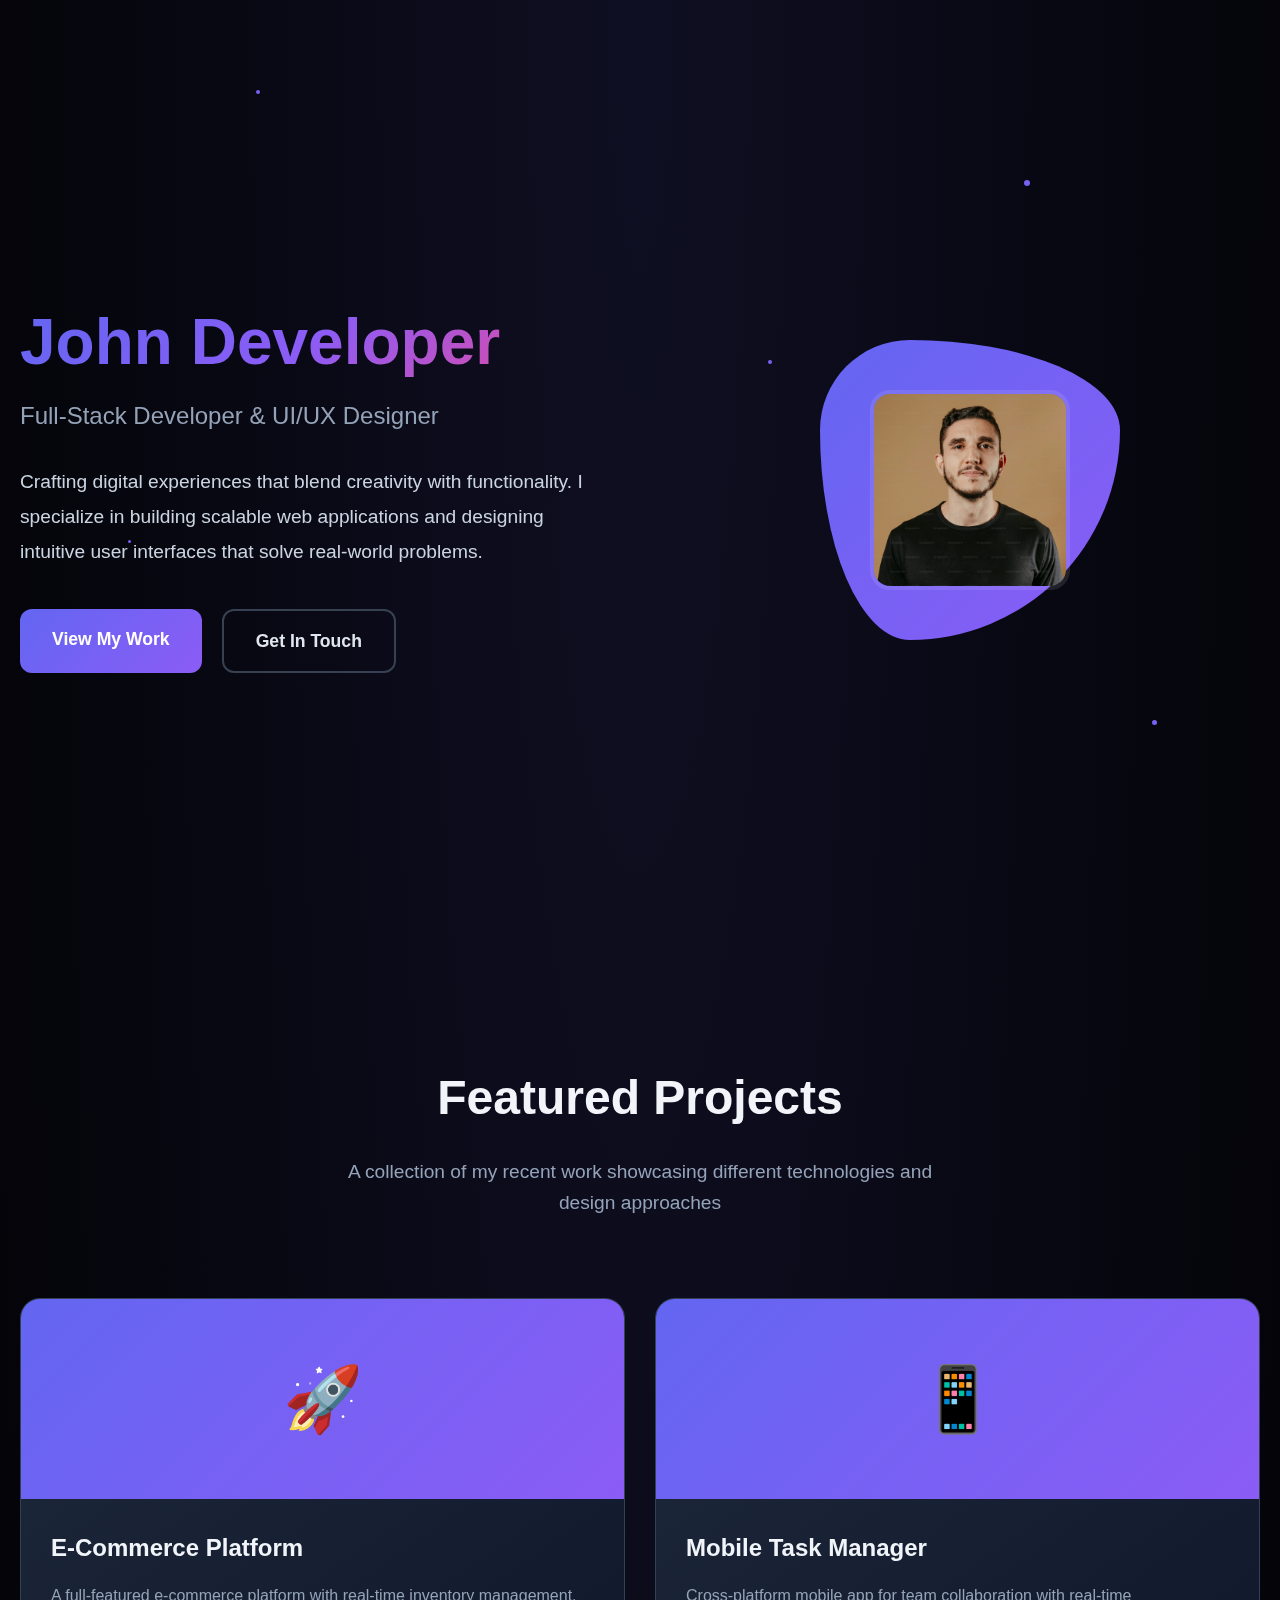
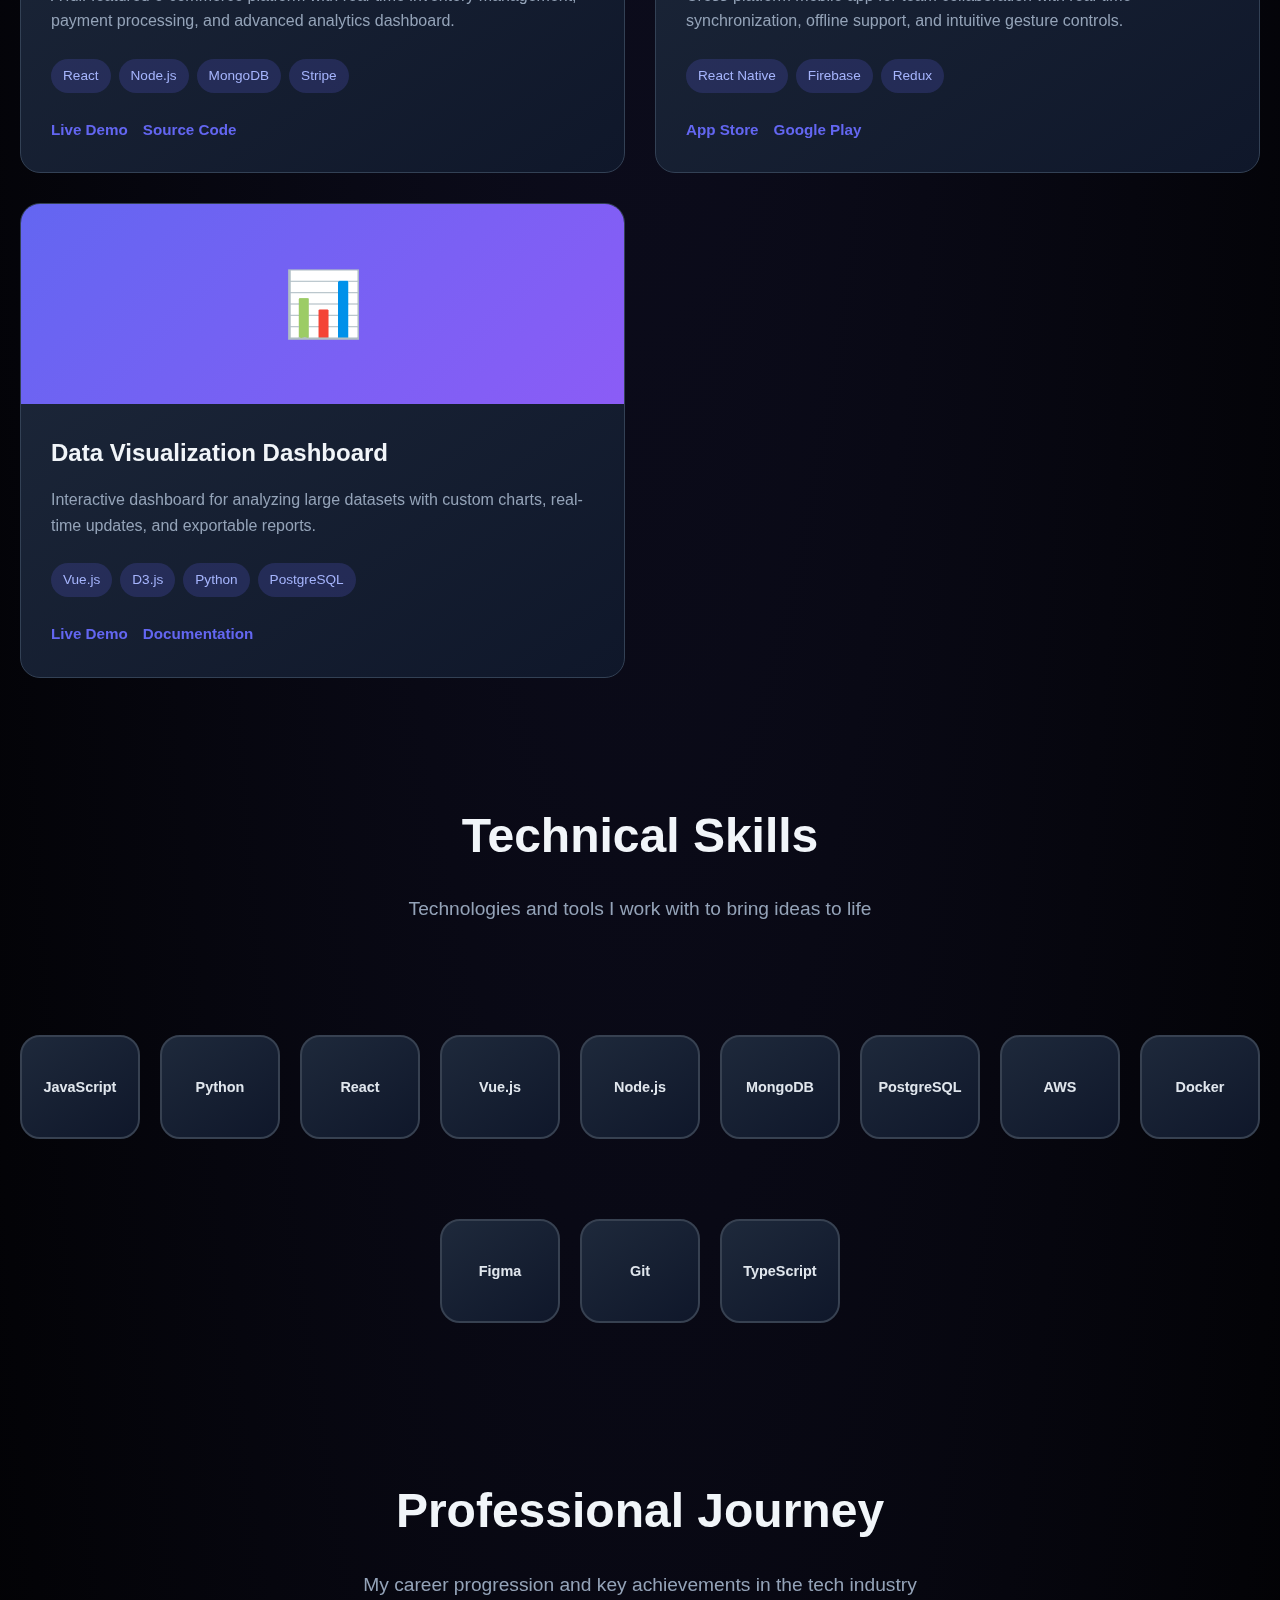
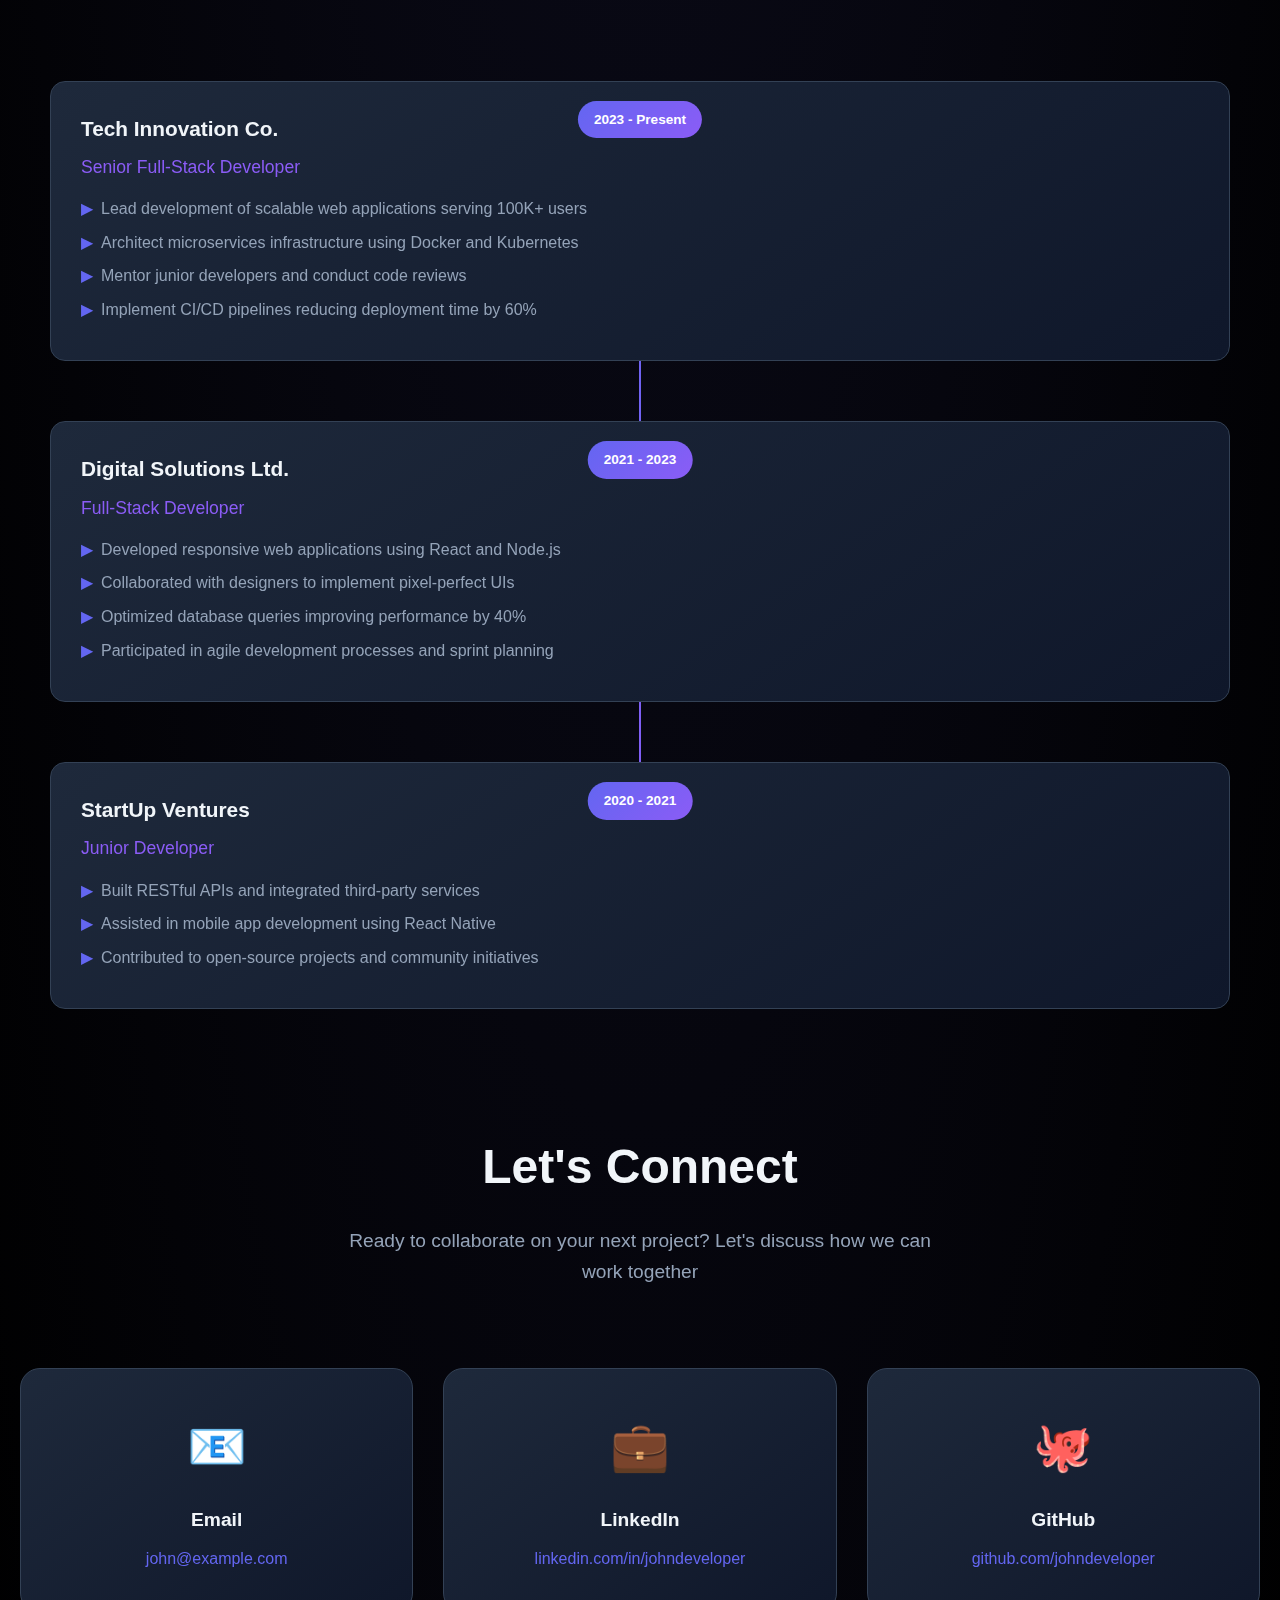
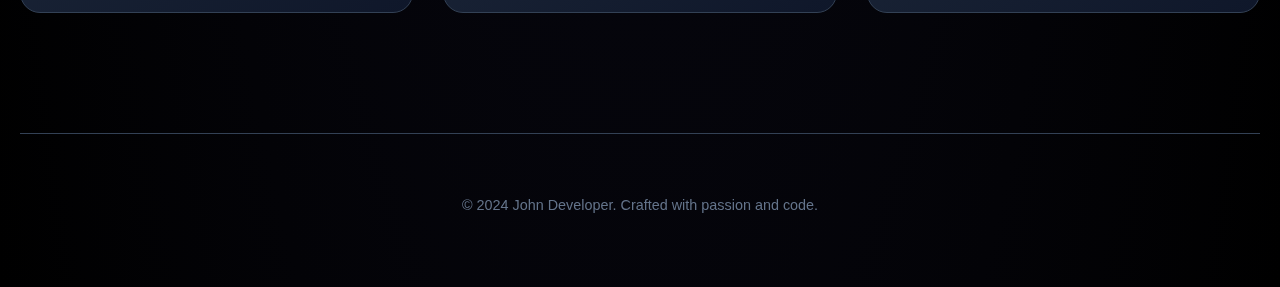
<file: AI/index.html>
<!DOCTYPE html>
<html lang="en">
<head>
    <meta charset="UTF-8">
    <meta name="viewport" content="width=device-width, initial-scale=1.0">
    <title>Your Name - Portfolio</title>
    <style>
        * {
            margin: 0;
            padding: 0;
            box-sizing: border-box;
        }

        body {
            font-family: 'Inter', 'Segoe UI', Tahoma, Geneva, Verdana, sans-serif;
            line-height: 1.6;
            color: #e0e6ed;
            background: radial-gradient(ellipse at top, #0f0f23, #000000);
            min-height: 100vh;
            overflow-x: hidden;
        }

        /* Animated background particles */
        .bg-animation {
            position: fixed;
            top: 0;
            left: 0;
            width: 100%;
            height: 100%;
            z-index: -1;
            overflow: hidden;
        }

        .particle {
            position: absolute;
            background: linear-gradient(45deg, #6366f1, #8b5cf6);
            border-radius: 50%;
            animation: float 6s ease-in-out infinite;
        }

        .particle:nth-child(1) { width: 4px; height: 4px; top: 10%; left: 20%; animation-delay: 0s; }
        .particle:nth-child(2) { width: 6px; height: 6px; top: 20%; left: 80%; animation-delay: 1s; }
        .particle:nth-child(3) { width: 3px; height: 3px; top: 60%; left: 10%; animation-delay: 2s; }
        .particle:nth-child(4) { width: 5px; height: 5px; top: 80%; left: 90%; animation-delay: 3s; }
        .particle:nth-child(5) { width: 4px; height: 4px; top: 40%; left: 60%; animation-delay: 4s; }

        @keyframes float {
            0%, 100% { transform: translateY(0px) rotate(0deg); opacity: 0.7; }
            50% { transform: translateY(-20px) rotate(180deg); opacity: 1; }
        }

        .container {
            max-width: 1400px;
            margin: 0 auto;
            padding: 40px 20px;
        }

        /* Hero Section - Side by side layout */
        .hero {
            display: grid;
            grid-template-columns: 1fr 1fr;
            gap: 80px;
            align-items: center;
            min-height: 100vh;
            padding: 80px 0;
        }

        .hero-content {
            animation: slideInLeft 0.8s ease-out;
        }

        .hero-visual {
            display: flex;
            justify-content: center;
            align-items: center;
            animation: slideInRight 0.8s ease-out;
        }

        @keyframes slideInLeft {
            from { opacity: 0; transform: translateX(-50px); }
            to { opacity: 1; transform: translateX(0); }
        }

        @keyframes slideInRight {
            from { opacity: 0; transform: translateX(50px); }
            to { opacity: 1; transform: translateX(0); }
        }

        .hero h1 {
            font-size: 4rem;
            font-weight: 800;
            background: linear-gradient(135deg, #6366f1, #8b5cf6, #ec4899);
            background-clip: text;
            -webkit-background-clip: text;
            -webkit-text-fill-color: transparent;
            margin-bottom: 20px;
            line-height: 1.1;
        }

        .hero .tagline {
            font-size: 1.5rem;
            color: #94a3b8;
            margin-bottom: 30px;
            font-weight: 300;
        }

        .hero .description {
            font-size: 1.2rem;
            color: #cbd5e1;
            margin-bottom: 40px;
            line-height: 1.8;
        }

        .cta-buttons {
            display: flex;
            gap: 20px;
            flex-wrap: wrap;
        }

        .btn-primary {
            background: linear-gradient(135deg, #6366f1, #8b5cf6);
            color: white;
            padding: 16px 32px;
            border: none;
            border-radius: 12px;
            font-size: 1.1rem;
            font-weight: 600;
            cursor: pointer;
            transition: all 0.3s ease;
            text-decoration: none;
            display: inline-block;
        }

        .btn-primary:hover {
            transform: translateY(-3px);
            box-shadow: 0 15px 35px rgba(99, 102, 241, 0.4);
        }

        .btn-secondary {
            background: transparent;
            color: #e0e6ed;
            padding: 16px 32px;
            border: 2px solid #374151;
            border-radius: 12px;
            font-size: 1.1rem;
            font-weight: 600;
            cursor: pointer;
            transition: all 0.3s ease;
            text-decoration: none;
            display: inline-block;
        }

        .btn-secondary:hover {
            border-color: #6366f1;
            background: rgba(99, 102, 241, 0.1);
            transform: translateY(-3px);
        }

        /* Geometric profile area */
        .profile-visual {
            position: relative;
            width: 300px;
            height: 300px;
        }

        .profile-bg {
            position: absolute;
            width: 100%;
            height: 100%;
            background: linear-gradient(135deg, #6366f1, #8b5cf6);
            border-radius: 30% 70% 70% 30% / 30% 30% 70% 70%;
            animation: morph 8s ease-in-out infinite;
        }

        @keyframes morph {
            0%, 100% { border-radius: 30% 70% 70% 30% / 30% 30% 70% 70%; }
            25% { border-radius: 58% 42% 75% 25% / 76% 46% 54% 24%; }
            50% { border-radius: 50% 50% 33% 67% / 55% 27% 73% 45%; }
            75% { border-radius: 33% 67% 58% 42% / 63% 68% 32% 37%; }
        }

        .profile-img {
            position: absolute;
            top: 50%;
            left: 50%;
            transform: translate(-50%, -50%);
            width: 200px;
            height: 200px;
            border-radius: 20px;
            object-fit: cover;
            border: 4px solid rgba(255, 255, 255, 0.1);
        }

        /* Projects Section - Masonry Layout */
        .section {
            margin: 120px 0;
        }

        .section-header {
            text-align: center;
            margin-bottom: 80px;
        }

        .section-title {
            font-size: 3rem;
            font-weight: 700;
            color: #f1f5f9;
            margin-bottom: 20px;
        }

        .section-subtitle {
            font-size: 1.2rem;
            color: #94a3b8;
            max-width: 600px;
            margin: 0 auto;
        }

        .projects-grid {
            display: grid;
            grid-template-columns: repeat(auto-fit, minmax(400px, 1fr));
            gap: 30px;
            margin-top: 60px;
        }

        .project-card {
            background: linear-gradient(145deg, #1e293b, #0f172a);
            border-radius: 20px;
            padding: 0;
            overflow: hidden;
            transition: all 0.4s ease;
            border: 1px solid #334155;
            position: relative;
        }

        .project-card:hover {
            transform: translateY(-10px) scale(1.02);
            box-shadow: 0 25px 50px rgba(0, 0, 0, 0.5);
            border-color: #6366f1;
        }

        .project-header {
            height: 200px;
            background: linear-gradient(135deg, #6366f1, #8b5cf6);
            position: relative;
            display: flex;
            align-items: center;
            justify-content: center;
        }

        .project-icon {
            font-size: 4rem;
            color: white;
            font-weight: bold;
        }

        .project-content {
            padding: 30px;
        }

        .project-title {
            font-size: 1.5rem;
            color: #f1f5f9;
            margin-bottom: 15px;
            font-weight: 600;
        }

        .project-description {
            color: #94a3b8;
            margin-bottom: 25px;
            line-height: 1.6;
        }

        .tech-stack {
            display: flex;
            flex-wrap: wrap;
            gap: 8px;
            margin-bottom: 25px;
        }

        .tech-tag {
            background: rgba(99, 102, 241, 0.2);
            color: #a5b4fc;
            padding: 6px 12px;
            border-radius: 20px;
            font-size: 0.85rem;
            font-weight: 500;
        }

        .project-links {
            display: flex;
            gap: 15px;
        }

        .project-link {
            color: #6366f1;
            text-decoration: none;
            font-weight: 600;
            font-size: 0.95rem;
            transition: all 0.3s ease;
        }

        .project-link:hover {
            color: #8b5cf6;
            text-decoration: underline;
        }

        /* Skills Section - Hexagon Grid */
        .skills-container {
            display: flex;
            flex-wrap: wrap;
            justify-content: center;
            gap: 20px;
            margin-top: 60px;
        }

        .skill-hex {
            width: 120px;
            height: 104px;
            background: linear-gradient(145deg, #1e293b, #0f172a);
            border: 2px solid #374151;
            position: relative;
            margin: 30px 0;
            border-radius: 20px;
            display: flex;
            align-items: center;
            justify-content: center;
            transition: all 0.3s ease;
            cursor: pointer;
        }

        .skill-hex:hover {
            border-color: #6366f1;
            background: linear-gradient(145deg, #374151, #1e293b);
            transform: translateY(-5px);
        }

        .skill-hex span {
            color: #e0e6ed;
            font-weight: 600;
            font-size: 0.9rem;
            text-align: center;
        }

        /* Experience Timeline */
        .timeline {
            position: relative;
            margin-top: 60px;
        }

        .timeline::before {
            content: '';
            position: absolute;
            left: 50%;
            top: 0;
            bottom: 0;
            width: 2px;
            background: linear-gradient(to bottom, #6366f1, #8b5cf6);
            transform: translateX(-50%);
        }

        .timeline-item {
            display: flex;
            margin-bottom: 60px;
            position: relative;
        }

        .timeline-item:nth-child(odd) {
            flex-direction: row;
        }

        .timeline-item:nth-child(even) {
            flex-direction: row-reverse;
        }

        .timeline-content {
            flex: 1;
            background: linear-gradient(145deg, #1e293b, #0f172a);
            border-radius: 15px;
            padding: 30px;
            margin: 0 30px;
            border: 1px solid #334155;
            position: relative;
            transition: all 0.3s ease;
        }

        .timeline-content:hover {
            border-color: #6366f1;
            transform: scale(1.02);
        }

        .timeline-date {
            position: absolute;
            left: 50%;
            top: 20px;
            transform: translateX(-50%);
            background: linear-gradient(135deg, #6366f1, #8b5cf6);
            color: white;
            padding: 8px 16px;
            border-radius: 20px;
            font-size: 0.85rem;
            font-weight: 600;
            z-index: 2;
        }

        .company {
            font-size: 1.3rem;
            color: #f1f5f9;
            font-weight: 600;
            margin-bottom: 8px;
        }

        .position {
            color: #8b5cf6;
            font-size: 1.1rem;
            margin-bottom: 15px;
        }

        .responsibilities {
            list-style: none;
            padding: 0;
        }

        .responsibilities li {
            color: #94a3b8;
            margin-bottom: 8px;
            padding-left: 20px;
            position: relative;
        }

        .responsibilities li::before {
            content: '▶';
            color: #6366f1;
            position: absolute;
            left: 0;
        }

        /* Contact Section - Card Layout */
        .contact-grid {
            display: grid;
            grid-template-columns: repeat(auto-fit, minmax(300px, 1fr));
            gap: 30px;
            margin-top: 60px;
        }

        .contact-card {
            background: linear-gradient(145deg, #1e293b, #0f172a);
            border-radius: 20px;
            padding: 40px;
            text-align: center;
            border: 1px solid #334155;
            transition: all 0.3s ease;
        }

        .contact-card:hover {
            border-color: #6366f1;
            transform: translateY(-5px);
        }

        .contact-icon {
            font-size: 3rem;
            margin-bottom: 20px;
            color: #6366f1;
        }

        .contact-title {
            font-size: 1.2rem;
            color: #f1f5f9;
            margin-bottom: 10px;
            font-weight: 600;
        }

        .contact-info {
            color: #94a3b8;
            font-size: 1rem;
        }

        .contact-link {
            color: #6366f1;
            text-decoration: none;
            transition: all 0.3s ease;
        }

        .contact-link:hover {
            color: #8b5cf6;
            text-decoration: underline;
        }

        /* Footer */
        .footer {
            text-align: center;
            padding: 60px 0 30px;
            border-top: 1px solid #334155;
            margin-top: 80px;
        }

        .footer-text {
            color: #64748b;
            font-size: 0.9rem;
        }

        /* Responsive Design */
        @media (max-width: 1024px) {
            .hero {
                grid-template-columns: 1fr;
                gap: 60px;
                text-align: center;
            }

            .timeline::before {
                left: 30px;
            }

            .timeline-item {
                flex-direction: row !important;
            }

            .timeline-content {
                margin-left: 60px;
                margin-right: 0;
            }

            .timeline-date {
                left: 30px;
                transform: translateX(-50%);
            }
        }

        @media (max-width: 768px) {
            .hero h1 {
                font-size: 2.5rem;
            }

            .section-title {
                font-size: 2rem;
            }

            .projects-grid {
                grid-template-columns: 1fr;
            }

            .profile-visual {
                width: 250px;
                height: 250px;
            }

            .profile-img {
                width: 160px;
                height: 160px;
            }

            .cta-buttons {
                justify-content: center;
            }

            .container {
                padding: 20px 15px;
            }
        }
    </style>
</head>
<body>
    <!-- Animated Background -->
    <div class="bg-animation">
        <div class="particle"></div>
        <div class="particle"></div>
        <div class="particle"></div>
        <div class="particle"></div>
        <div class="particle"></div>
    </div>

    <div class="container">
        <!-- Hero Section -->
        <section class="hero">
            <div class="hero-content">
                <h1>John Developer</h1>
                <p class="tagline">Full-Stack Developer & UI/UX Designer</p>
                <p class="description">
                    Crafting digital experiences that blend creativity with functionality. 
                    I specialize in building scalable web applications and designing 
                    intuitive user interfaces that solve real-world problems.
                </p>
                <div class="cta-buttons">
                    <a href="#projects" class="btn-primary">View My Work</a>
                    <a href="#contact" class="btn-secondary">Get In Touch</a>
                </div>
            </div>
            <div class="hero-visual">
                <div class="profile-visual">
                    <div class="profile-bg"></div>
                    <img src="pic.jpg" alt="Profile" class="profile-img">
                </div>
            </div>
        </section>

        <!-- Projects Section -->
        <section class="section" id="projects">
            <div class="section-header">
                <h2 class="section-title">Featured Projects</h2>
                <p class="section-subtitle">
                    A collection of my recent work showcasing different technologies and design approaches
                </p>
            </div>
            <div class="projects-grid">
                <div class="project-card">
                    <div class="project-header">
                        <div class="project-icon">🚀</div>
                    </div>
                    <div class="project-content">
                        <h3 class="project-title">E-Commerce Platform</h3>
                        <p class="project-description">
                            A full-featured e-commerce platform with real-time inventory management, 
                            payment processing, and advanced analytics dashboard.
                        </p>
                        <div class="tech-stack">
                            <span class="tech-tag">React</span>
                            <span class="tech-tag">Node.js</span>
                            <span class="tech-tag">MongoDB</span>
                            <span class="tech-tag">Stripe</span>
                        </div>
                        <div class="project-links">
                            <a href="#" class="project-link">Live Demo</a>
                            <a href="#" class="project-link">Source Code</a>
                        </div>
                    </div>
                </div>

                <div class="project-card">
                    <div class="project-header">
                        <div class="project-icon">📱</div>
                    </div>
                    <div class="project-content">
                        <h3 class="project-title">Mobile Task Manager</h3>
                        <p class="project-description">
                            Cross-platform mobile app for team collaboration with real-time 
                            synchronization, offline support, and intuitive gesture controls.
                        </p>
                        <div class="tech-stack">
                            <span class="tech-tag">React Native</span>
                            <span class="tech-tag">Firebase</span>
                            <span class="tech-tag">Redux</span>
                        </div>
                        <div class="project-links">
                            <a href="#" class="project-link">App Store</a>
                            <a href="#" class="project-link">Google Play</a>
                        </div>
                    </div>
                </div>

                <div class="project-card">
                    <div class="project-header">
                        <div class="project-icon">📊</div>
                    </div>
                    <div class="project-content">
                        <h3 class="project-title">Data Visualization Dashboard</h3>
                        <p class="project-description">
                            Interactive dashboard for analyzing large datasets with custom 
                            charts, real-time updates, and exportable reports.
                        </p>
                        <div class="tech-stack">
                            <span class="tech-tag">Vue.js</span>
                            <span class="tech-tag">D3.js</span>
                            <span class="tech-tag">Python</span>
                            <span class="tech-tag">PostgreSQL</span>
                        </div>
                        <div class="project-links">
                            <a href="#" class="project-link">Live Demo</a>
                            <a href="#" class="project-link">Documentation</a>
                        </div>
                    </div>
                </div>
            </div>
        </section>

        <!-- Skills Section -->
        <section class="section">
            <div class="section-header">
                <h2 class="section-title">Technical Skills</h2>
                <p class="section-subtitle">
                    Technologies and tools I work with to bring ideas to life
                </p>
            </div>
            <div class="skills-container">
                <div class="skill-hex"><span>JavaScript</span></div>
                <div class="skill-hex"><span>Python</span></div>
                <div class="skill-hex"><span>React</span></div>
                <div class="skill-hex"><span>Vue.js</span></div>
                <div class="skill-hex"><span>Node.js</span></div>
                <div class="skill-hex"><span>MongoDB</span></div>
                <div class="skill-hex"><span>PostgreSQL</span></div>
                <div class="skill-hex"><span>AWS</span></div>
                <div class="skill-hex"><span>Docker</span></div>
                <div class="skill-hex"><span>Figma</span></div>
                <div class="skill-hex"><span>Git</span></div>
                <div class="skill-hex"><span>TypeScript</span></div>
            </div>
        </section>

        <!-- Experience Timeline -->
        <section class="section">
            <div class="section-header">
                <h2 class="section-title">Professional Journey</h2>
                <p class="section-subtitle">
                    My career progression and key achievements in the tech industry
                </p>
            </div>
            <div class="timeline">
                <div class="timeline-item">
                    <div class="timeline-date">2023 - Present</div>
                    <div class="timeline-content">
                        <h3 class="company">Tech Innovation Co.</h3>
                        <p class="position">Senior Full-Stack Developer</p>
                        <ul class="responsibilities">
                            <li>Lead development of scalable web applications serving 100K+ users</li>
                            <li>Architect microservices infrastructure using Docker and Kubernetes</li>
                            <li>Mentor junior developers and conduct code reviews</li>
                            <li>Implement CI/CD pipelines reducing deployment time by 60%</li>
                        </ul>
                    </div>
                </div>

                <div class="timeline-item">
                    <div class="timeline-date">2021 - 2023</div>
                    <div class="timeline-content">
                        <h3 class="company">Digital Solutions Ltd.</h3>
                        <p class="position">Full-Stack Developer</p>
                        <ul class="responsibilities">
                            <li>Developed responsive web applications using React and Node.js</li>
                            <li>Collaborated with designers to implement pixel-perfect UIs</li>
                            <li>Optimized database queries improving performance by 40%</li>
                            <li>Participated in agile development processes and sprint planning</li>
                        </ul>
                    </div>
                </div>

                <div class="timeline-item">
                    <div class="timeline-date">2020 - 2021</div>
                    <div class="timeline-content">
                        <h3 class="company">StartUp Ventures</h3>
                        <p class="position">Junior Developer</p>
                        <ul class="responsibilities">
                            <li>Built RESTful APIs and integrated third-party services</li>
                            <li>Assisted in mobile app development using React Native</li>
                            <li>Contributed to open-source projects and community initiatives</li>
                        </ul>
                    </div>
                </div>
            </div>
        </section>

        <!-- Contact Section -->
        <section class="section" id="contact">
            <div class="section-header">
                <h2 class="section-title">Let's Connect</h2>
                <p class="section-subtitle">
                    Ready to collaborate on your next project? Let's discuss how we can work together
                </p>
            </div>
            <div class="contact-grid">
                <div class="contact-card">
                    <div class="contact-icon">📧</div>
                    <h3 class="contact-title">Email</h3>
                    <p class="contact-info">
                        <a href="mailto:john@example.com" class="contact-link">john@example.com</a>
                    </p>
                </div>
                <div class="contact-card">
                    <div class="contact-icon">💼</div>
                    <h3 class="contact-title">LinkedIn</h3>
                    <p class="contact-info">
                        <a href="#" class="contact-link">linkedin.com/in/johndeveloper</a>
                    </p>
                </div>
                <div class="contact-card">
                    <div class="contact-icon">🐙</div>
                    <h3 class="contact-title">GitHub</h3>
                    <p class="contact-info">
                        <a href="#" class="contact-link">github.com/johndeveloper</a>
                    </p>
                </div>
            </div>
        </section>

        <!-- Footer -->
        <footer class="footer">
            <p class="footer-text">&copy; 2024 John Developer. Crafted with passion and code.</p>
        </footer>
    </div>
</body>
</html>
</file>
